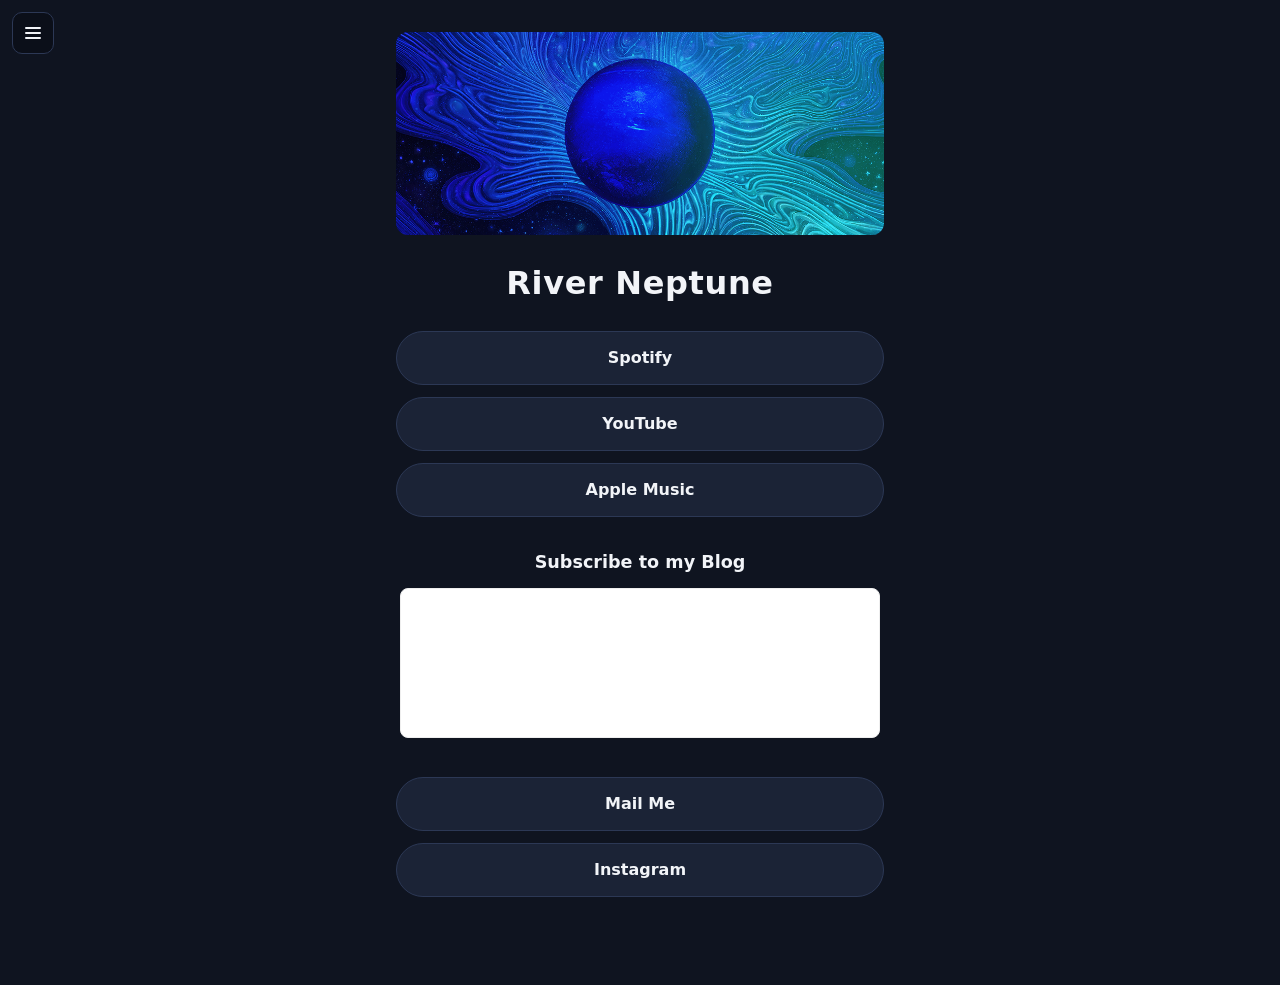
<file: index.html>
<!DOCTYPE html>
<html lang="en">
<head>
  <meta charset="utf-8">
  <meta name="viewport" content="width=device-width, initial-scale=1">
  <title>River Neptune</title>
  <meta name="description" content="River Neptune - music, blog, and contact links.">
  <link rel="icon" href="favicon.png">
  <link rel="stylesheet" href="style.css">
  <!-- Slide-out menu. Edit its buttons in sidebar.js -->
  <script src="sidebar.js" defer></script>
</head>
<body>
  <main class="page">
    <img class="cover" src="cover.png" alt="River Neptune cover art">

    <h1>River Neptune</h1>

    <nav class="links" aria-label="Music links">
      <a class="btn" href="https://open.spotify.com/track/4tcm7zCIaDCIfoSLMHgbEH?si=a62567fa31664b65" target="_blank" rel="noopener">Spotify</a>
      <a class="btn" href="https://youtu.be/m1nJ32lgxkE?si=WGwotI0irw2K-1o7" target="_blank" rel="noopener">YouTube</a>
      <a class="btn" href="https://music.apple.com/us/song/waiting-for-you/1867971245" target="_blank" rel="noopener">Apple Music</a>
    </nav>

    <section class="blog">
      <h2>Subscribe to my Blog</h2>
      <iframe src="https://riverneptune.substack.com/embed" width="480" height="150" style="border:1px solid #eee; background:white;" frameborder="0" scrolling="no" title="Subscribe on Substack"></iframe>
    </section>

    <nav class="links" aria-label="Contact">
      <a class="btn" href="mailto:contact@riverneptune.com">Mail Me</a>
      <a class="btn" href="https://www.instagram.com/riverneptune/" target="_blank" rel="noopener">Instagram</a>
    </nav>
  </main>
</body>
</html>
</file>
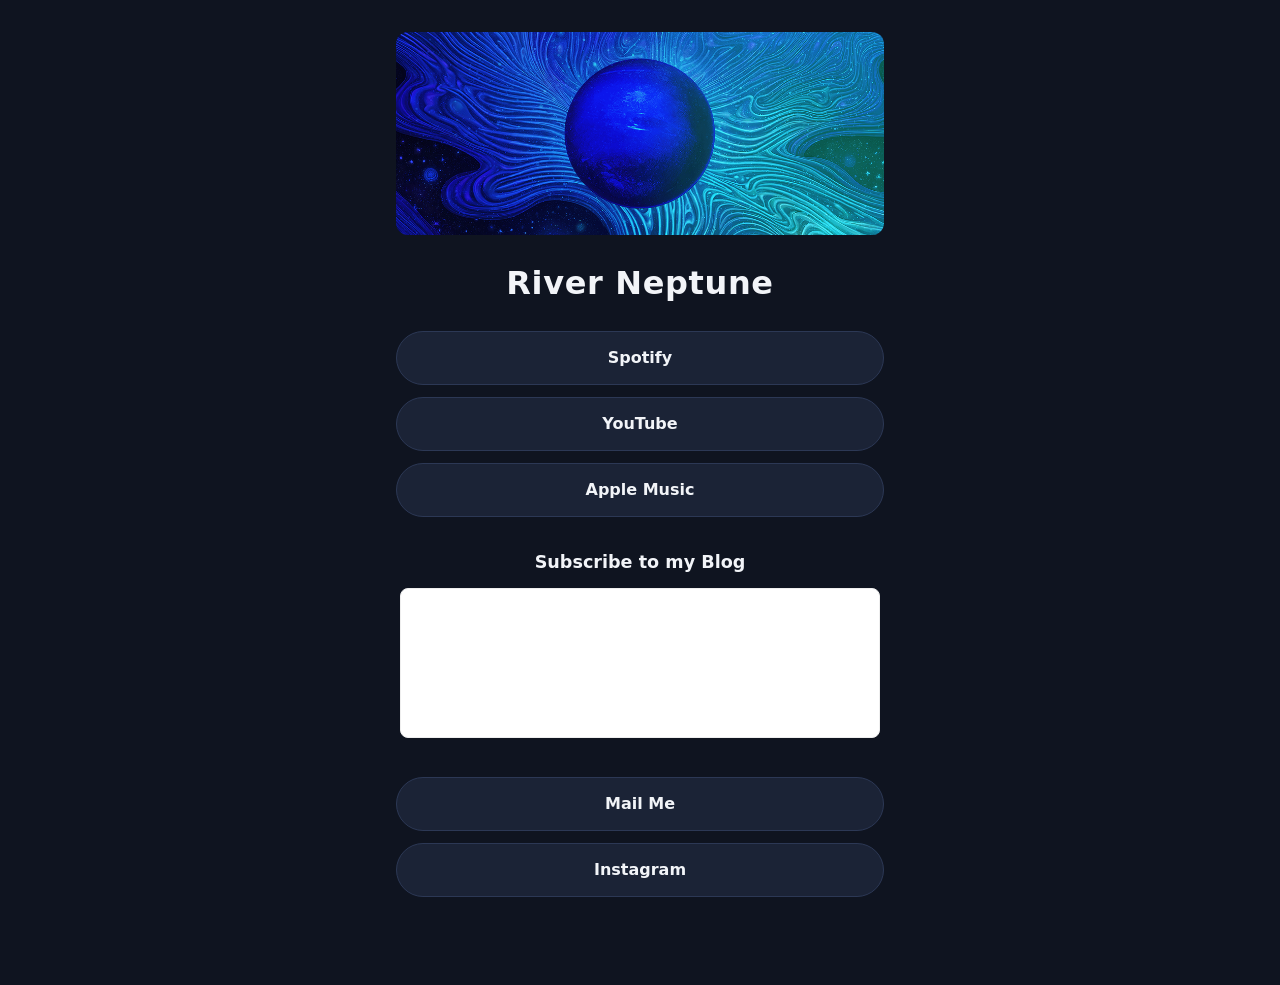
<file: Webpage/index.html>
<!DOCTYPE html>
<html lang="en">
<head>
  <meta charset="utf-8">
  <meta name="viewport" content="width=device-width, initial-scale=1">
  <title>River Neptune</title>
  <meta name="description" content="River Neptune - music, blog, and contact links.">
  <link rel="icon" href="https://riverneptune.com/wp-content/uploads/2023/10/cropped-site-icon-270x270.png">
  <link rel="stylesheet" href="style.css">
</head>
<body>
  <main class="page">
    <!-- Cover image. For best results, download this image and save it in this folder
         as cover.png, then change the src below to "cover.png". -->
    <img class="cover" src="cover.png" alt="River Neptune cover art">

    <h1>River Neptune</h1>

    <nav class="links" aria-label="Music links">
      <a class="btn" href="https://open.spotify.com/track/4tcm7zCIaDCIfoSLMHgbEH?si=a62567fa31664b65" target="_blank" rel="noopener">Spotify</a>
      <a class="btn" href="https://youtu.be/m1nJ32lgxkE?si=WGwotI0irw2K-1o7" target="_blank" rel="noopener">YouTube</a>
      <a class="btn" href="https://music.apple.com/us/song/waiting-for-you/1867971245" target="_blank" rel="noopener">Apple Music</a>
    </nav>

    <section class="blog">
      <h2>Subscribe to my Blog</h2>
      <iframe src="https://riverneptune.substack.com/embed" width="480" height="150" style="border:1px solid #eee; background:white;" frameborder="0" scrolling="no" title="Subscribe on Substack"></iframe>
    </section>

    <nav class="links" aria-label="Contact">
      <a class="btn" href="mailto:contact@riverneptune.com">Mail Me</a>
      <a class="btn" href="https://www.instagram.com/riverneptune/" target="_blank" rel="noopener">Instagram</a>
    </nav>
  </main>
</body>
</html>
</file>
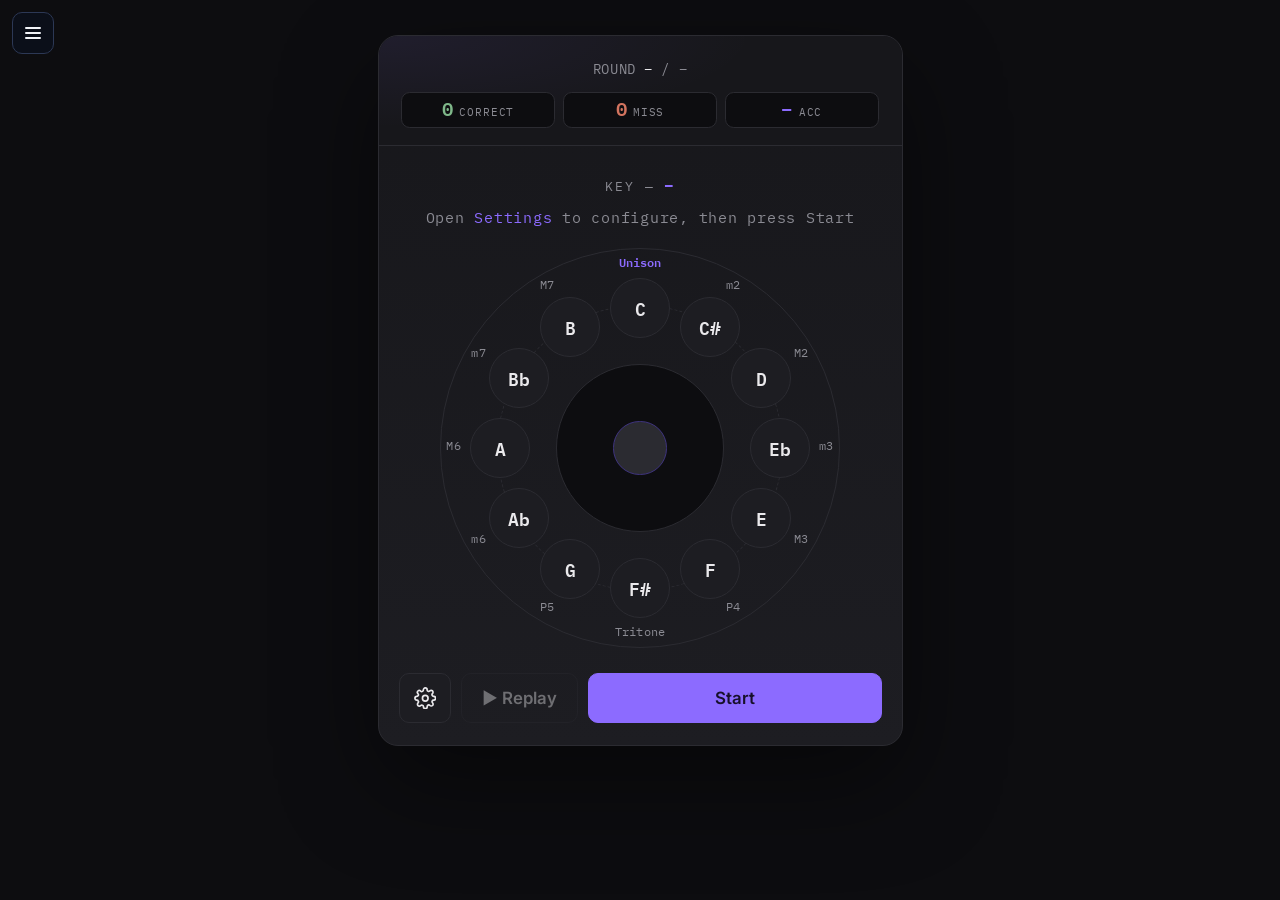
<file: trainer.html>
<!DOCTYPE html>
<html lang="en">
<head>
<meta charset="UTF-8">
<meta name="viewport" content="width=device-width, initial-scale=1.0, viewport-fit=cover">
<title>keytrainer — Relative Pitch Trainer</title>
<link rel="preconnect" href="https://fonts.googleapis.com">
<link href="https://fonts.googleapis.com/css2?family=Fraunces:opsz,wght@9..144,400;9..144,600;9..144,700&family=Inter:wght@400;500;600&family=IBM+Plex+Mono:wght@400;500;600&display=swap" rel="stylesheet">
<script src="sidebar.js" defer></script>
<style>
  :root{
    /* Scale unit: exactly 1px on phone-sized viewports, grows on larger screens
       (limited by whichever of width/height runs out first, capped at 2.6x). */
    --u: clamp(1px, min(100vw / 480, 100vh / 720), 2.6px);
    --bg: #0d0d10;
    --panel: #17171b;
    --panel-2: #1d1d22;
    --hairline: #2b2b31;
    --text: #eae9ec;
    --muted: #8b8b93;
    --accent: #8c6bff;
    --accent-dim: #3f3480;
    --correct: #7fb88a;
    --correct-glow: rgba(127,184,138,0.35);
    --wrong: #d3745f;
    --wrong-glow: rgba(211,116,95,0.35);
  }

  * { box-sizing: border-box; }

  html, body {
    margin: 0;
    padding: 0;
    background: var(--bg);
    color: var(--text);
    font-family: 'Inter', sans-serif;
  }

  @media (prefers-reduced-motion: reduce) {
    *, *::before, *::after { animation-duration: 0.001ms !important; transition-duration: 0.001ms !important; }
  }

  body {
    min-height: 100vh;
    display: flex;
    justify-content: center;
    align-items: flex-start;
    padding: clamp(calc(10 * var(--u)), 4vw, calc(28 * var(--u)));
  }

  .app {
    width: 100%;
    max-width: calc(420 * var(--u));
    background: linear-gradient(180deg, var(--panel), var(--panel-2));
    border: calc(1 * var(--u)) solid var(--hairline);
    border-radius: calc(16 * var(--u));
    overflow: hidden;
    box-shadow: 0 calc(30 * var(--u)) calc(80 * var(--u)) rgba(0,0,0,0.45);
  }

  /* ---------- Header / readout ---------- */
  .readout {
    padding: calc(16 * var(--u)) calc(18 * var(--u)) calc(14 * var(--u));
    border-bottom: calc(1 * var(--u)) solid var(--hairline);
    background:
      radial-gradient(120% 140% at 0% 0%, rgba(140,107,255,0.08), transparent 60%),
      var(--panel);
  }

  .icon-btn {
    flex: 0 0 auto;
    width: calc(32 * var(--u));
    height: calc(32 * var(--u));
    display: flex;
    align-items: center;
    justify-content: center;
    border-radius: calc(8 * var(--u));
    border: calc(1 * var(--u)) solid var(--hairline);
    background: var(--panel-2);
    color: var(--text);
    cursor: pointer;
    font-size: calc(16 * var(--u));
    line-height: 1;
    transition: border-color 0.15s ease, color 0.15s ease, transform 0.15s ease;
  }
  .icon-btn:hover { border-color: var(--accent-dim); color: var(--accent); }
  .icon-btn:focus-visible { outline: calc(2 * var(--u)) solid var(--accent); outline-offset: calc(2 * var(--u)); }
  .icon-btn svg { width: calc(17 * var(--u)); height: calc(17 * var(--u)); }

  .round-label {
    margin-top: 0;
    font-family: 'IBM Plex Mono', monospace;
    font-size: calc(11.5 * var(--u));
    color: var(--muted);
    letter-spacing: 0.04em;
    text-align: center;
  }
  .round-label b { color: var(--text); font-weight: 600; }

  /* Compact uniform stat row */
  .scoreboard {
    margin-top: calc(10 * var(--u));
    display: flex;
    gap: calc(6 * var(--u));
  }
  .stat {
    flex: 1;
    min-width: 0;
    display: flex;
    align-items: baseline;
    justify-content: center;
    gap: calc(5 * var(--u));
    background: var(--bg);
    border: calc(1 * var(--u)) solid var(--hairline);
    border-radius: calc(7 * var(--u));
    padding: calc(6 * var(--u)) calc(4 * var(--u));
    font-family: 'IBM Plex Mono', monospace;
  }
  .stat .n {
    font-size: calc(15 * var(--u));
    font-weight: 600;
    line-height: 1;
  }
  .stat .l {
    font-size: calc(8.5 * var(--u));
    text-transform: uppercase;
    letter-spacing: 0.08em;
    color: var(--muted);
    white-space: nowrap;
  }
  .stat.correct .n { color: var(--correct); }
  .stat.wrong .n { color: var(--wrong); }
  .stat.pct .n { color: var(--accent); }

  /* ---------- Stage ---------- */
  .stage {
    padding: calc(20 * var(--u)) calc(16 * var(--u)) calc(6 * var(--u));
    display: flex;
    flex-direction: column;
    align-items: center;
  }

  .key-badge {
    font-family: 'IBM Plex Mono', monospace;
    font-size: calc(10.5 * var(--u));
    letter-spacing: 0.14em;
    text-transform: uppercase;
    color: var(--muted);
    text-align: center;
    margin-bottom: calc(8 * var(--u));
  }
  .key-badge span {
    color: var(--accent);
    font-weight: 600;
    font-size: calc(13 * var(--u));
    letter-spacing: 0.02em;
    text-transform: none;
  }

  .prompt {
    font-family: 'IBM Plex Mono', monospace;
    font-size: calc(12 * var(--u));
    color: var(--muted);
    letter-spacing: 0.05em;
    text-align: center;
    min-height: calc(16 * var(--u));
    margin-bottom: calc(16 * var(--u));
    padding: 0 calc(6 * var(--u));
  }
  .prompt .hot { color: var(--accent); }

  .wheel-wrap {
    position: relative;
    width: min(78vw, 56vh, calc(320 * var(--u)));
    height: min(78vw, 56vh, calc(320 * var(--u)));
    margin: 0 auto;
    flex: 0 0 auto;
  }

  .wheel-ring {
    position: absolute;
    inset: 0;
    border-radius: 50%;
    border: calc(1 * var(--u)) solid var(--hairline);
  }
  .wheel-ring::before {
    content: '';
    position: absolute;
    inset: 14%;
    border-radius: 50%;
    border: calc(1 * var(--u)) dashed var(--hairline);
  }

  .wheel-center {
    position: absolute;
    top: 50%; left: 50%;
    transform: translate(-50%, -50%);
    width: 42%;
    height: 42%;
    border-radius: 50%;
    background: var(--bg);
    border: calc(1 * var(--u)) solid var(--hairline);
    display: flex;
    align-items: center;
    justify-content: center;
    text-align: center;
  }

  .pulse-dot {
    width: 32%;
    aspect-ratio: 1 / 1;
    border-radius: 50%;
    background: var(--hairline);
    border: calc(1 * var(--u)) solid var(--accent-dim);
    transition: background 0.15s ease, box-shadow 0.15s ease, transform 0.15s ease, border-color 0.15s ease;
  }
  .pulse-dot.active {
    background: var(--accent);
    border-color: var(--accent);
    box-shadow: 0 0 calc(16 * var(--u)) calc(4 * var(--u)) rgba(140,107,255,0.45);
    transform: scale(1.1);
  }

  .note-btn {
    position: absolute;
    width: 15%;
    aspect-ratio: 1 / 1;
    min-width: calc(34 * var(--u));
    min-height: calc(34 * var(--u));
    margin-left: -7.5%;
    margin-top: -7.5%;
    border-radius: 50%;
    border: calc(1 * var(--u)) solid var(--hairline);
    background: var(--panel-2);
    color: var(--text);
    font-family: 'IBM Plex Mono', monospace;
    font-size: clamp(calc(10 * var(--u)), 3.2vw, calc(14 * var(--u)));
    font-weight: 600;
    cursor: pointer;
    display: flex;
    align-items: center;
    justify-content: center;
    padding: 0;
    transition: transform 0.12s ease, background 0.18s ease, border-color 0.18s ease, box-shadow 0.18s ease, color 0.18s ease, left 0.35s ease, top 0.35s ease;
  }
  .note-btn:hover:not(:disabled) {
    transform: scale(1.08);
    border-color: var(--accent-dim);
  }
  .note-btn:focus-visible {
    outline: calc(2 * var(--u)) solid var(--accent);
    outline-offset: calc(2 * var(--u));
  }
  .note-btn:disabled { cursor: default; }

  .note-btn.correct {
    background: var(--correct);
    border-color: var(--correct);
    color: #10241a;
    box-shadow: 0 0 0 calc(6 * var(--u)) var(--correct-glow);
    transform: scale(1.12);
  }
  .note-btn.wrong {
    background: var(--wrong);
    border-color: var(--wrong);
    color: #2b0f0a;
    box-shadow: 0 0 0 calc(6 * var(--u)) var(--wrong-glow);
  }
  .note-btn.wrong.shake { animation: shake 0.32s ease; }

  @keyframes shake {
    0%, 100% { transform: translateX(0); }
    25% { transform: translateX(calc(-4 * var(--u))); }
    75% { transform: translateX(calc(4 * var(--u))); }
  }

  .interval-label {
    position: absolute;
    width: 13%;
    min-width: calc(30 * var(--u));
    margin-left: -6.5%;
    margin-top: calc(-8 * var(--u));
    text-align: center;
    font-family: 'IBM Plex Mono', monospace;
    font-size: clamp(calc(7.5 * var(--u)), 2.1vw, calc(9.5 * var(--u)));
    letter-spacing: 0.01em;
    color: var(--muted);
    pointer-events: none;
    transition: color 0.15s ease, left 0.35s ease, top 0.35s ease;
  }
  .interval-label.is-tonic {
    color: var(--accent);
    font-weight: 600;
  }

  .scale-display {
    font-family: 'IBM Plex Mono', monospace;
    text-align: center;
    margin-top: calc(14 * var(--u));
    width: 100%;
  }
  .scale-display .lbl {
    display: block;
    font-size: calc(9.5 * var(--u));
    letter-spacing: 0.14em;
    color: var(--muted);
    margin-bottom: calc(7 * var(--u));
    text-transform: none;
  }
  .scale-grid {
    display: flex;
    justify-content: center;
    flex-wrap: wrap;
    gap: calc(10 * var(--u)) calc(12 * var(--u));
  }
  .scale-col {
    display: flex;
    flex-direction: column;
    align-items: center;
    gap: calc(2 * var(--u));
  }
  .scale-col .note {
    font-size: calc(13.5 * var(--u));
    color: var(--accent);
    font-weight: 600;
    letter-spacing: 0.02em;
  }
  .scale-col .interval {
    font-size: calc(8.5 * var(--u));
    color: var(--muted);
    letter-spacing: 0.01em;
  }

  /* ---------- Primary actions (always visible, at the bottom) ---------- */
  .primary-actions {
    display: flex;
    gap: calc(8 * var(--u));
    padding: calc(14 * var(--u)) calc(16 * var(--u)) calc(18 * var(--u));
  }

  button.btn {
    font-family: 'Inter', sans-serif;
    font-weight: 600;
    font-size: calc(13.5 * var(--u));
    border-radius: calc(8 * var(--u));
    padding: calc(11 * var(--u)) calc(16 * var(--u));
    border: calc(1 * var(--u)) solid var(--hairline);
    background: var(--panel-2);
    color: var(--text);
    cursor: pointer;
    transition: background 0.15s ease, border-color 0.15s ease, opacity 0.15s ease;
  }
  button.btn:hover:not(:disabled) { border-color: var(--accent-dim); }
  button.btn:disabled { opacity: 0.4; cursor: default; }
  button.btn:focus-visible { outline: calc(2 * var(--u)) solid var(--accent); outline-offset: calc(2 * var(--u)); }

  button.btn.primary {
    background: var(--accent);
    border-color: var(--accent);
    color: #17102b;
  }
  button.btn.primary:hover:not(:disabled) { filter: brightness(1.06); }

  #settingsBtn { flex: 0 0 auto; display: flex; align-items: center; justify-content: center; padding: 0; width: calc(42 * var(--u)); }
  #settingsBtn svg { width: calc(18 * var(--u)); height: calc(18 * var(--u)); }
  #replayBtn { flex: 0 0 auto; display: flex; align-items: center; gap: calc(6 * var(--u)); }
  #startBtn { flex: 1; }

  /* ---------- Settings modal ---------- */
  .modal-backdrop {
    position: fixed;
    inset: 0;
    background: rgba(8,9,12,0.6);
    display: flex;
    align-items: center;
    justify-content: center;
    padding: calc(18 * var(--u));
    z-index: 50;
  }
  .modal-backdrop.hidden { display: none !important; }

  .modal-panel {
    width: 100%;
    max-width: calc(380 * var(--u));
    max-height: 88vh;
    display: flex;
    flex-direction: column;
    background: linear-gradient(180deg, var(--panel), var(--panel-2));
    border: calc(1 * var(--u)) solid var(--hairline);
    border-radius: calc(14 * var(--u));
    box-shadow: 0 calc(30 * var(--u)) calc(80 * var(--u)) rgba(0,0,0,0.5);
  }

  .modal-header {
    flex: 0 0 auto;
    display: flex;
    align-items: center;
    justify-content: space-between;
    padding: calc(16 * var(--u)) calc(18 * var(--u));
    border-bottom: calc(1 * var(--u)) solid var(--hairline);
  }
  .modal-header h3 {
    margin: 0;
    font-family: 'Fraunces', serif;
    font-size: calc(17 * var(--u));
    font-weight: 600;
  }

  .modal-body {
    flex: 1 1 auto;
    overflow-y: auto;
    padding: calc(16 * var(--u)) calc(18 * var(--u));
    display: flex;
    flex-direction: column;
    gap: calc(16 * var(--u));
  }

  .setting-row {
    display: flex;
    align-items: center;
    justify-content: space-between;
    gap: calc(12 * var(--u));
  }
  .setting-row > label,
  .setting-row > span {
    font-family: 'IBM Plex Mono', monospace;
    font-size: calc(12 * var(--u));
    color: var(--muted);
    text-transform: uppercase;
    letter-spacing: 0.06em;
  }

  .setting-row select,
  .setting-row input[type="number"] {
    background: var(--bg);
    border: calc(1 * var(--u)) solid var(--hairline);
    border-radius: calc(6 * var(--u));
    color: var(--text);
    font-family: 'IBM Plex Mono', monospace;
    font-size: calc(13 * var(--u));
    padding: calc(7 * var(--u)) calc(10 * var(--u));
  }
  .setting-row input[type="number"] { width: calc(64 * var(--u)); text-align: center; }
  .setting-row select { min-width: calc(118 * var(--u)); }
  .setting-row select:focus-visible,
  .setting-row input:focus-visible { outline: calc(2 * var(--u)) solid var(--accent); outline-offset: calc(1 * var(--u)); }

  .slider-wrap {
    display: flex;
    align-items: center;
    gap: calc(8 * var(--u));
  }
  .slider-wrap input[type="range"] {
    width: calc(110 * var(--u));
    accent-color: var(--accent);
    cursor: pointer;
  }
  .slider-wrap .val {
    color: var(--text);
    font-size: calc(12 * var(--u));
    min-width: calc(38 * var(--u));
    text-align: right;
    font-family: 'IBM Plex Mono', monospace;
  }

  .toggle-row { cursor: pointer; }
  .toggle-row input[type="checkbox"] {
    appearance: none;
    -webkit-appearance: none;
    width: calc(38 * var(--u));
    height: calc(21 * var(--u));
    border-radius: calc(999 * var(--u));
    background: var(--bg);
    border: calc(1 * var(--u)) solid var(--hairline);
    position: relative;
    cursor: pointer;
    flex: 0 0 auto;
    transition: background 0.15s ease, border-color 0.15s ease;
  }
  .toggle-row input[type="checkbox"]::before {
    content: '';
    position: absolute;
    top: calc(2 * var(--u));
    left: calc(2 * var(--u));
    width: calc(15 * var(--u));
    height: calc(15 * var(--u));
    border-radius: 50%;
    background: var(--muted);
    transition: transform 0.15s ease, background 0.15s ease;
  }
  .toggle-row input[type="checkbox"]:checked {
    background: var(--accent-dim);
    border-color: var(--accent);
  }
  .toggle-row input[type="checkbox"]:checked::before {
    transform: translateX(calc(17 * var(--u)));
    background: var(--accent);
  }

  .modal-footer {
    flex: 0 0 auto;
    padding: calc(14 * var(--u)) calc(18 * var(--u)) calc(calc(14 * var(--u)) + env(safe-area-inset-bottom, calc(0 * var(--u))));
    border-top: calc(1 * var(--u)) solid var(--hairline);
  }
  .modal-footer .btn { width: 100%; }

  /* ---------- Summary overlay ---------- */
  .summary {
    padding: calc(34 * var(--u)) calc(24 * var(--u));
    text-align: center;
  }
  .summary .eyebrow {
    font-family: 'IBM Plex Mono', monospace;
    font-size: calc(11 * var(--u));
    letter-spacing: 0.16em;
    text-transform: uppercase;
    color: var(--accent);
    margin-bottom: calc(10 * var(--u));
  }
  .summary h2 {
    font-family: 'Fraunces', serif;
    font-size: calc(26 * var(--u));
    margin: 0 0 calc(18 * var(--u));
  }
  .summary .big-stats {
    display: flex;
    justify-content: center;
    gap: calc(20 * var(--u));
    margin-bottom: calc(24 * var(--u));
  }
  .summary .big-stats div .num {
    font-family: 'IBM Plex Mono', monospace;
    font-size: calc(28 * var(--u));
    font-weight: 600;
  }
  .summary .big-stats div .lbl {
    font-size: calc(10.5 * var(--u));
    text-transform: uppercase;
    letter-spacing: 0.1em;
    color: var(--muted);
    margin-top: calc(4 * var(--u));
  }
  .summary .big-stats .correct .num { color: var(--correct); }
  .summary .big-stats .wrong .num { color: var(--wrong); }
  .summary .big-stats .pct .num { color: var(--accent); }

  .hidden { display: none !important; }
</style>
</head>
<body>

<div class="app">
  <div class="readout">
    <div class="round-label">ROUND <b id="roundNow">–</b> / <span id="roundTotal">–</span></div>
    <div class="scoreboard">
      <div class="stat correct"><span class="n" id="correctCount">0</span><span class="l">Correct</span></div>
      <div class="stat wrong"><span class="n" id="wrongCount">0</span><span class="l">Miss</span></div>
      <div class="stat pct"><span class="n" id="pctCount">–</span><span class="l">Acc</span></div>
    </div>
  </div>

  <div id="gameView">
    <div class="stage">
      <div class="key-badge" id="keyBadge">KEY — <span>–</span></div>
      <div class="prompt" id="promptText">Open <span class="hot">Settings</span> to configure, then press Start</div>
      <div class="wheel-wrap" id="wheel">
        <div class="wheel-ring"></div>
        <div class="wheel-center">
          <div class="pulse-dot" id="pulseIcon"></div>
        </div>
        <!-- note buttons + interval ring injected here -->
      </div>
      <div class="scale-display hidden" id="scaleDisplay">
        <span class="lbl" id="scaleLabel">Key signature</span>
        <div class="scale-grid" id="scaleGrid"></div>
      </div>
    </div>

    <div class="primary-actions">
      <button class="btn" id="settingsBtn" type="button" aria-label="Open settings">
        <svg viewBox="0 0 24 24" fill="none" stroke="currentColor" stroke-width="1.8" stroke-linecap="round" stroke-linejoin="round">
          <circle cx="12" cy="12" r="3"></circle>
          <path d="M19.4 15a1.65 1.65 0 0 0 .33 1.82l.06.06a2 2 0 1 1-2.83 2.83l-.06-.06a1.65 1.65 0 0 0-1.82-.33 1.65 1.65 0 0 0-1 1.51V21a2 2 0 0 1-4 0v-.09A1.65 1.65 0 0 0 9 19.4a1.65 1.65 0 0 0-1.82.33l-.06.06a2 2 0 1 1-2.83-2.83l.06-.06A1.65 1.65 0 0 0 4.6 15a1.65 1.65 0 0 0-1.51-1H3a2 2 0 0 1 0-4h.09A1.65 1.65 0 0 0 4.6 9a1.65 1.65 0 0 0-.33-1.82l-.06-.06a2 2 0 1 1 2.83-2.83l.06.06A1.65 1.65 0 0 0 9 4.6a1.65 1.65 0 0 0 1-1.51V3a2 2 0 0 1 4 0v.09a1.65 1.65 0 0 0 1 1.51 1.65 1.65 0 0 0 1.82-.33l.06-.06a2 2 0 1 1 2.83 2.83l-.06.06A1.65 1.65 0 0 0 19.4 9a1.65 1.65 0 0 0 1.51 1H21a2 2 0 0 1 0 4h-.09a1.65 1.65 0 0 0-1.51 1z"></path>
        </svg>
      </button>
      <button class="btn" id="replayBtn" disabled>&#9658; Replay</button>
      <button class="btn primary" id="startBtn">Start</button>
    </div>
  </div>

  <div id="summaryView" class="summary hidden">
    <div class="eyebrow">Session complete</div>
    <h2>Nice ears.</h2>
    <div class="big-stats">
      <div class="correct"><div class="num" id="sumCorrect">0</div><div class="lbl">Correct</div></div>
      <div class="wrong"><div class="num" id="sumWrong">0</div><div class="lbl">Misses</div></div>
      <div class="pct"><div class="num" id="sumPct">0%</div><div class="lbl">Accuracy</div></div>
    </div>
    <button class="btn primary" id="againBtn">Play again</button>
  </div>
</div>

<div class="modal-backdrop hidden" id="settingsBackdrop">
  <div class="modal-panel" role="dialog" aria-modal="true" aria-label="Settings">
    <div class="modal-header">
      <h3>Settings</h3>
      <button class="icon-btn" id="closeSettingsBtn" type="button" aria-label="Close settings">&times;</button>
    </div>
    <div class="modal-body">
      <div class="setting-row">
        <label for="modeSelect">Mode</label>
        <select id="modeSelect">
          <option value="interval" selected>Interval</option>
          <option value="scaleWalk">Scale Walk</option>
        </select>
      </div>
      <div class="setting-row">
        <label for="roundsInput">Rounds</label>
        <input type="number" id="roundsInput" min="1" max="50" value="20">
      </div>
      <div class="setting-row">
        <label for="keyModeSelect">Key</label>
        <select id="keyModeSelect"></select>
      </div>
      <div class="setting-row">
        <label for="octaveSelect">Octave</label>
        <select id="octaveSelect">
          <option value="random" selected>Random</option>
          <option value="2">2</option>
          <option value="3">3</option>
          <option value="4">4</option>
          <option value="5">5</option>
        </select>
      </div>
      <div class="setting-row">
        <label for="volumeInput">Volume</label>
        <div class="slider-wrap">
          <input type="range" id="volumeInput" min="20" max="150" step="5" value="100">
          <span class="val" id="volumeVal">100%</span>
        </div>
      </div>
      <div class="setting-row">
        <label for="durationInput">Hold time</label>
        <div class="slider-wrap">
          <input type="range" id="durationInput" min="200" max="1500" step="50" value="1000">
          <span class="val" id="durationVal">1.00s</span>
        </div>
      </div>
      <label class="setting-row toggle-row">
        <span>Show scale</span>
        <input type="checkbox" id="showScaleToggle">
      </label>
      <label class="setting-row toggle-row">
        <span>Circle of fifths</span>
        <input type="checkbox" id="fifthsToggle">
      </label>
      <label class="setting-row toggle-row hidden" id="chromaticRow">
        <span>Chromatic descent</span>
        <input type="checkbox" id="chromaticToggle">
      </label>
    </div>
    <div class="modal-footer">
      <button class="btn primary" id="doneSettingsBtn" type="button">Done</button>
    </div>
  </div>
</div>

<script>
(function(){
  const NOTE_NAMES = ["C","C#","D","Eb","E","F","F#","G","Ab","A","Bb","B"];

  // ---------- DOM ----------
  const wheel = document.getElementById('wheel');
  const modeSelect = document.getElementById('modeSelect');
  const chromaticRow = document.getElementById('chromaticRow');
  const chromaticToggle = document.getElementById('chromaticToggle');
  const roundsInput = document.getElementById('roundsInput');
  const keyModeSelect = document.getElementById('keyModeSelect');
  const octaveSelect = document.getElementById('octaveSelect');
  const keyBadge = document.getElementById('keyBadge');
  const volumeInput = document.getElementById('volumeInput');
  const volumeVal = document.getElementById('volumeVal');
  const durationInput = document.getElementById('durationInput');
  const durationVal = document.getElementById('durationVal');
  const showScaleToggle = document.getElementById('showScaleToggle');
  const fifthsToggle = document.getElementById('fifthsToggle');
  const scaleDisplay = document.getElementById('scaleDisplay');
  const scaleLabel = document.getElementById('scaleLabel');
  const scaleGrid = document.getElementById('scaleGrid');
  const startBtn = document.getElementById('startBtn');
  const replayBtn = document.getElementById('replayBtn');
  const roundNowEl = document.getElementById('roundNow');
  const roundTotalEl = document.getElementById('roundTotal');
  const correctCountEl = document.getElementById('correctCount');
  const wrongCountEl = document.getElementById('wrongCount');
  const pctCountEl = document.getElementById('pctCount');
  const promptText = document.getElementById('promptText');
  const pulseIcon = document.getElementById('pulseIcon');
  const gameView = document.getElementById('gameView');
  const summaryView = document.getElementById('summaryView');
  const sumCorrect = document.getElementById('sumCorrect');
  const sumWrong = document.getElementById('sumWrong');
  const sumPct = document.getElementById('sumPct');
  const againBtn = document.getElementById('againBtn');
  const settingsBtn = document.getElementById('settingsBtn');
  const closeSettingsBtn = document.getElementById('closeSettingsBtn');
  const doneSettingsBtn = document.getElementById('doneSettingsBtn');
  const settingsBackdrop = document.getElementById('settingsBackdrop');

  // ---------- Settings modal ----------
  function openSettings(){
    settingsBackdrop.classList.remove('hidden');
  }
  function closeSettings(){
    settingsBackdrop.classList.add('hidden');
  }
  settingsBtn.addEventListener('click', openSettings);
  closeSettingsBtn.addEventListener('click', closeSettings);
  doneSettingsBtn.addEventListener('click', closeSettings);
  settingsBackdrop.addEventListener('click', (e) => {
    if (e.target === settingsBackdrop) closeSettings();
  });
  document.addEventListener('keydown', (e) => {
    if (e.key === 'Escape' && !settingsBackdrop.classList.contains('hidden')) closeSettings();
  });

  // Chromatic descent only makes sense in Scale Walk mode, so it's tucked
  // away unless that mode is selected.
  function syncModeVisibility(){
    chromaticRow.classList.toggle('hidden', modeSelect.value !== 'scaleWalk');
  }
  modeSelect.addEventListener('change', syncModeVisibility);
  syncModeVisibility();

  // ---------- Audio ----------
  let audioCtx = null;
  let activeNodes = [];
  function ensureAudio(){
    if (!audioCtx) audioCtx = new (window.AudioContext || window.webkitAudioContext)();
    if (audioCtx.state === 'suspended') audioCtx.resume();
    return audioCtx;
  }

  // iOS Safari (and some in-app/embedded browsers) require a real sound to be
  // played synchronously on the very first touch before ANY audio will work
  // later — just creating/resuming the context isn't always enough. This
  // plays a near-silent 1-sample buffer on the first touch/click anywhere on
  // the page to fully unlock the audio pipeline as early as possible.
  let audioUnlocked = false;
  function unlockAudioForMobile(){
    if (audioUnlocked) return;
    audioUnlocked = true;
    const ctx = ensureAudio();
    try {
      const buffer = ctx.createBuffer(1, 1, 22050);
      const src = ctx.createBufferSource();
      src.buffer = buffer;
      src.connect(ctx.destination);
      if (src.start) src.start(0); else src.noteOn(0);
    } catch (e) { /* no-op — best effort unlock */ }
  }
  ['touchstart', 'touchend', 'mousedown', 'click'].forEach(evt => {
    document.addEventListener(evt, unlockAudioForMobile, { once: true, passive: true });
  });

  // Immediately silences any tones still ringing out, so a new sequence
  // (e.g. Replay, or a fresh round) never overlaps with the previous one.
  function stopAllTones(){
    if (!audioCtx) return;
    const now = audioCtx.currentTime;
    activeNodes.forEach(({ osc, osc2, gain, gain2 }) => {
      try {
        gain.gain.cancelScheduledValues(now);
        gain.gain.setValueAtTime(0, now);
        gain2.gain.cancelScheduledValues(now);
        gain2.gain.setValueAtTime(0, now);
        osc.stop(now);
        osc2.stop(now);
      } catch (e) { /* already stopped */ }
    });
    activeNodes = [];
  }

  function freqFor(noteIndex, octave){
    // A4 = 440Hz, A is index 9 in our NOTE_NAMES array
    const semitoneFromA4 = (noteIndex - 9) + (octave - 4) * 12;
    return 440 * Math.pow(2, semitoneFromA4 / 12);
  }

  function getVolumeFactor(){
    return parseInt(volumeInput.value, 10) / 100;
  }

  function getHoldDuration(){
    return parseInt(durationInput.value, 10) / 1000;
  }

  // Small speakers (phones especially) reproduce bass poorly and treble
  // strongly, and human hearing itself is naturally less sensitive to low
  // frequencies. Without compensation, low notes sound faint and high notes
  // sound blaring once you turn the volume up enough to hear the bass.
  // This boosts gain for notes below A4 (440Hz) and gently cuts it above,
  // scaled per octave so the whole range sounds closer to equally loud.
  function loudnessCompensation(freq){
    const octavesFromA4 = Math.log2(freq / 440);
    const dbPerOctave = octavesFromA4 < 0 ? 5.5 : 3.5; // boost bass more than we cut treble
    const db = -octavesFromA4 * dbPerOctave;
    const mult = Math.pow(10, db / 20);
    return Math.max(0.6, Math.min(mult, 2.4));
  }

  function playFrequency(freq, duration = 0.62, delay = 0){
    const ctx = ensureAudio();
    const startAt = ctx.currentTime + delay;
    const vol = getVolumeFactor();
    const comp = loudnessCompensation(freq);

    const osc = ctx.createOscillator();
    osc.type = 'triangle';
    osc.frequency.setValueAtTime(freq, startAt);

    const osc2 = ctx.createOscillator();
    osc2.type = 'sine';
    osc2.frequency.setValueAtTime(freq * 2, startAt);

    // Hard-clamped after compensation so boosted bass notes can never exceed
    // safe headroom and clip, regardless of the volume slider setting.
    const peak1 = Math.min(0.52 * vol * comp, 0.95);
    const peak2 = Math.min(0.11 * vol * comp, 0.22);

    const gain = ctx.createGain();
    const gain2 = ctx.createGain();
    gain.gain.setValueAtTime(0, startAt);
    gain.gain.linearRampToValueAtTime(peak1, startAt + 0.02);
    gain.gain.exponentialRampToValueAtTime(0.0001, startAt + duration);

    gain2.gain.setValueAtTime(0, startAt);
    gain2.gain.linearRampToValueAtTime(peak2, startAt + 0.02);
    gain2.gain.exponentialRampToValueAtTime(0.0001, startAt + duration);

    osc.connect(gain).connect(ctx.destination);
    osc2.connect(gain2).connect(ctx.destination);

    const node = { osc, osc2, gain, gain2 };
    activeNodes.push(node);
    osc.onended = () => {
      activeNodes = activeNodes.filter(n => n !== node);
    };

    osc.start(startAt);
    osc2.start(startAt);
    osc.stop(startAt + duration + 0.05);
    osc2.stop(startAt + duration + 0.05);

    animatePulse(delay * 1000, duration * 1000);

    return duration;
  }

  // Plays an absolute note+octave (used for the tonic, which anchors the round).
  function playTone(noteIndex, octave = 4, duration = 0.62, delay = 0){
    return playFrequency(freqFor(noteIndex, octave), duration, delay);
  }

  // Plays a note as an ascending offset from the given tonic, so it can never
  // sound lower in pitch than the tonic it's being compared against — this is
  // what keeps the interval labels (m2, P5, etc.) accurate to what's heard.
  function relativeFreq(noteIndex, tonicIdx, tonicOct){
    const offset = (noteIndex - tonicIdx + 12) % 12;
    return freqFor(tonicIdx, tonicOct) * Math.pow(2, offset / 12);
  }
  function playRelative(noteIndex, tonicIdx, tonicOct, duration = 0.62, delay = 0){
    return playFrequency(relativeFreq(noteIndex, tonicIdx, tonicOct), duration, delay);
  }

  // Plays the full round sequence for the current tonicIndex/targetIndex/
  // tonicOctave: tonic, then target, then — in Scale Walk mode — the
  // descending walk back down to the tonic (diatonic or chromatic per the
  // Chromatic descent toggle). Used for the initial "listen" phase, the
  // Replay button, and (in Scale Walk mode) the correct-answer confirmation.
  // Returns the total duration in seconds, for scheduling what comes next.
  function playRoundSequence(startDelay){
    const holdDur = getHoldDuration();
    const gapSec = 0.22;
    const sequence = [tonicIndex, targetIndex];
    if (gameMode === 'scaleWalk') {
      const offset = (targetIndex - tonicIndex + 12) % 12;
      const chromatic = chromaticToggle.checked;
      ladderOffsets(offset, chromatic).forEach(o => sequence.push((tonicIndex + o) % 12));
    }
    let t = startDelay || 0;
    sequence.forEach((noteIdx, i) => {
      const dur = playRelative(noteIdx, tonicIndex, tonicOctave, holdDur, t);
      t += dur;
      if (i < sequence.length - 1) t += gapSec;
    });
    return t - (startDelay || 0);
  }

  function animatePulse(delayMs, durationMs){
    setTimeout(() => {
      pulseIcon.classList.add('active');
      setTimeout(() => pulseIcon.classList.remove('active'), durationMs);
    }, delayMs);
  }

  // ---------- Note wheel (12 positions, clock-style) ----------
  const INTERVAL_NAMES = ["Unison","m2","M2","m3","M3","P4","Tritone","P5","m6","M6","m7","M7"];
  const MAJOR_STEPS = [0, 2, 4, 5, 7, 9, 11];

  // For Scale Walk mode: given the target's semitone offset above the tonic,
  // returns the ordered list of offsets to walk back down to the tonic.
  // Chromatic: every semitone from the offset down to 0.
  // Diatonic (default): only the major-scale degrees at or below the offset,
  // descending — this always lands on the offset itself (so the target note
  // is re-sounded as the top of the walk) and ends on the tonic (0).
  function ladderOffsets(offset, chromatic){
    if (offset <= 0) return [0];
    if (chromatic) {
      const arr = [];
      for (let i = offset; i >= 0; i--) arr.push(i);
      return arr;
    }
    const stepsBelow = MAJOR_STEPS.filter(s => s < offset).sort((a, b) => b - a);
    const result = [offset, ...stepsBelow];
    if (result[result.length - 1] !== 0) result.push(0);
    return result;
  }
  const CHROMATIC_ORDER = [0,1,2,3,4,5,6,7,8,9,10,11];
  const FIFTHS_ORDER = [0,7,2,9,4,11,6,1,8,3,10,5]; // C G D A E B F# C# Ab Eb Bb F
  let displayOrder = CHROMATIC_ORDER.slice(); // chromatic layout is the default

  const buttons = [];
  const intervalLabels = [];

  function buildWheel(){
    NOTE_NAMES.forEach((name, i) => {
      const btn = document.createElement('button');
      btn.className = 'note-btn';
      btn.type = 'button';
      btn.textContent = name;
      btn.setAttribute('aria-label', 'Note ' + name);
      btn.disabled = true;
      btn.addEventListener('click', () => handleGuess(i, btn));
      wheel.appendChild(btn);
      buttons.push(btn);
    });
  }
  buildWheel();

  function buildIntervalRing(){
    NOTE_NAMES.forEach(() => {
      const lbl = document.createElement('div');
      lbl.className = 'interval-label';
      lbl.textContent = '–';
      wheel.appendChild(lbl);
      intervalLabels.push(lbl);
    });
  }
  buildIntervalRing();

  function layoutWheel(){
    const size = wheel.getBoundingClientRect().width || 320;
    const noteRadius = size * 0.5 - size * 0.15;
    const ringRadius = size * 0.5 - size * 0.034; // ~11px at the 320px base size
    const cx = size / 2;
    const cy = size / 2;

    buttons.forEach((btn, i) => {
      const slot = displayOrder.indexOf(i);
      const angle = (slot * 30 - 90) * (Math.PI / 180); // C at top, clockwise
      btn.style.left = (cx + noteRadius * Math.cos(angle)) + 'px';
      btn.style.top = (cy + noteRadius * Math.sin(angle)) + 'px';
    });

    intervalLabels.forEach((lbl, i) => {
      const slot = displayOrder.indexOf(i);
      const angle = (slot * 30 - 90) * (Math.PI / 180);
      lbl.style.left = (cx + ringRadius * Math.cos(angle)) + 'px';
      lbl.style.top = (cy + ringRadius * Math.sin(angle)) + 'px';
    });
  }
  layoutWheel();

  function updateIntervalRing(tonicIdx){
    intervalLabels.forEach((lbl, i) => {
      const dist = (i - tonicIdx + 12) % 12;
      lbl.textContent = INTERVAL_NAMES[dist];
      lbl.classList.toggle('is-tonic', dist === 0);
    });
  }

  function updateScaleDisplay(tonicIdx){
    scaleLabel.textContent = NOTE_NAMES[tonicIdx] + ' Major';
    scaleGrid.innerHTML = '';
    MAJOR_STEPS.forEach(step => {
      const noteName = NOTE_NAMES[(tonicIdx + step) % 12];
      const col = document.createElement('div');
      col.className = 'scale-col';
      col.innerHTML =
        '<span class="note">' + noteName + '</span>' +
        '<span class="interval">' + INTERVAL_NAMES[step] + '</span>';
      scaleGrid.appendChild(col);
    });
  }

  function buildKeyModeOptions(){
    const randomOpt = document.createElement('option');
    randomOpt.value = 'random';
    randomOpt.textContent = 'Random';
    keyModeSelect.appendChild(randomOpt);

    NOTE_NAMES.forEach((name, i) => {
      const opt = document.createElement('option');
      opt.value = String(i);
      opt.textContent = name;
      keyModeSelect.appendChild(opt);
    });
  }
  buildKeyModeOptions();

  window.addEventListener('resize', layoutWheel);

  // The plain 'resize' event doesn't reliably fire when a mobile browser is
  // minimized and reopened (the viewport can change size/chrome without a
  // resize event, or fire it before layout has settled). A ResizeObserver on
  // the wheel itself catches any actual size change directly, and re-running
  // layout on visibility/orientation changes covers the rest.
  if (window.ResizeObserver) {
    const wheelResizeObserver = new ResizeObserver(() => layoutWheel());
    wheelResizeObserver.observe(wheel);
  }
  document.addEventListener('visibilitychange', () => {
    if (!document.hidden) layoutWheel();
  });
  window.addEventListener('orientationchange', () => {
    setTimeout(layoutWheel, 50);
  });
  window.addEventListener('pageshow', layoutWheel);

  // ---------- Game state ----------
  let totalRounds = 20;
  let currentRound = 0;
  let correct = 0;
  let wrong = 0;
  let tonicIndex = 0;
  let targetIndex = 0;
  let tonicOctave = 4;
  let awaitingAnswer = false;
  let sessionActive = false;
  let keyMode = 'random'; // 'random' or a fixed note index (0-11)
  let gameMode = 'interval'; // 'interval' or 'scaleWalk' — read at Start/Restart, like keyMode
  let activeGen = 0; // bumped every time Start/Restart is pressed, invalidates stale timeouts

  // Picks the semitone offset (above the tonic) for the round's target note.
  // Interval mode: any of the 12 offsets, unrestricted (unison included).
  // Scale Walk mode: restricted to offsets that make for a sensible walk —
  // diatonic mode only offers major-scale degrees (excluding unison, since
  // there'd be nothing to walk down), chromatic mode offers any non-zero
  // semitone offset.
  function pickTargetOffset(){
    if (gameMode === 'scaleWalk') {
      if (chromaticToggle.checked) {
        return 1 + Math.floor(Math.random() * 11); // 1-11
      }
      const opts = MAJOR_STEPS.filter(s => s !== 0);
      return opts[Math.floor(Math.random() * opts.length)];
    }
    return randNote(); // 0-11, unrestricted
  }

  function updateScoreboard(){
    correctCountEl.textContent = correct;
    wrongCountEl.textContent = wrong;
    const attempts = correct + wrong;
    pctCountEl.textContent = attempts === 0 ? '–' : Math.round((correct / attempts) * 100) + '%';
    roundNowEl.textContent = sessionActive ? currentRound : '–';
    roundTotalEl.textContent = sessionActive ? totalRounds : '–';
  }

  function setButtonsEnabled(enabled){
    buttons.forEach(b => b.disabled = !enabled);
  }

  function clearButtonStates(){
    buttons.forEach(b => b.classList.remove('correct', 'wrong', 'shake'));
  }

  function randNote(){ return Math.floor(Math.random() * 12); }

  function startSession(){
    activeGen++;
    const val = parseInt(roundsInput.value, 10);
    totalRounds = (isNaN(val) || val < 1) ? 20 : Math.min(val, 999);
    currentRound = 0;
    correct = 0;
    wrong = 0;
    sessionActive = true;

    const modeVal = keyModeSelect.value;
    keyMode = (modeVal === 'random') ? 'random' : parseInt(modeVal, 10);
    gameMode = modeSelect.value;
    summaryView.classList.add('hidden');
    gameView.classList.remove('hidden');
    startBtn.textContent = 'Restart';
    replayBtn.disabled = false;
    updateScoreboard();
    nextRound();
  }

  function listenPromptHTML(){
    return gameMode === 'scaleWalk'
      ? 'Listen: <span class="hot">tonic</span>, target, then the walk down'
      : 'Listen: <span class="hot">tonic</span>, then the note to find';
  }

  function nextRound(){
    const gen = activeGen;
    currentRound++;
    tonicIndex = (keyMode === 'random') ? randNote() : keyMode;
    targetIndex = (tonicIndex + pickTargetOffset()) % 12;
    clearButtonStates();
    updateScoreboard();
    keyBadge.innerHTML = 'KEY — <span>' + NOTE_NAMES[tonicIndex] + '</span>';
    updateIntervalRing(tonicIndex);
    updateScaleDisplay(tonicIndex);
    promptText.innerHTML = listenPromptHTML();
    setButtonsEnabled(false);
    awaitingAnswer = false;

    stopAllTones();
    tonicOctave = octaveSelect.value === 'random'
      ? (2 + Math.floor(Math.random() * 4)) // random int 2-5 inclusive
      : (parseInt(octaveSelect.value, 10) || 4);
    const totalDur = playRoundSequence(0);

    const totalDelayMs = totalDur * 1000;
    setTimeout(() => {
      if (gen !== activeGen) return;
      promptText.innerHTML = 'Select the <span class="hot">second</span> note you heard';
      setButtonsEnabled(true);
      awaitingAnswer = true;
    }, totalDelayMs);
  }

  function replaySequence(){
    if (!sessionActive) return;
    const gen = activeGen;
    clearButtonStates();
    setButtonsEnabled(false);
    awaitingAnswer = false;
    promptText.innerHTML = listenPromptHTML();

    stopAllTones();
    const totalDur = playRoundSequence(0);

    const totalDelayMs = totalDur * 1000;
    setTimeout(() => {
      if (gen !== activeGen) return;
      promptText.innerHTML = 'Select the <span class="hot">second</span> note you heard';
      setButtonsEnabled(true);
      awaitingAnswer = true;
    }, totalDelayMs);
  }

  function handleGuess(index, btn){
    if (!awaitingAnswer) return;

    if (index === targetIndex){
      const gen = activeGen;
      correct++;
      awaitingAnswer = false;
      setButtonsEnabled(false);
      btn.classList.add('correct');
      updateScoreboard();
      promptText.innerHTML = '<span class="hot">Correct.</span> Confirming pitch…';

      stopAllTones();
      const confirmDur = (gameMode === 'scaleWalk')
        ? playRoundSequence(0)
        : playRelative(targetIndex, tonicIndex, tonicOctave, getHoldDuration(), 0);
      const delayMs = (confirmDur + 0.25) * 1000;

      setTimeout(() => {
        if (gen !== activeGen) return;
        if (currentRound >= totalRounds){
          endSession();
        } else {
          nextRound();
        }
      }, delayMs);
    } else {
      wrong++;
      updateScoreboard();
      btn.classList.add('wrong', 'shake');
      promptText.innerHTML = '<span class="hot">Not quite.</span> Keep listening and try again';
      stopAllTones();
      playRelative(index, tonicIndex, tonicOctave, getHoldDuration(), 0);
      setTimeout(() => btn.classList.remove('wrong', 'shake'), 500);
    }
  }

  function endSession(){
    sessionActive = false;
    awaitingAnswer = false;
    setButtonsEnabled(false);
    replayBtn.disabled = true;
    const attempts = correct + wrong;
    const pct = attempts === 0 ? 0 : Math.round((correct / attempts) * 100);
    sumCorrect.textContent = correct;
    sumWrong.textContent = wrong;
    sumPct.textContent = pct + '%';
    gameView.classList.add('hidden');
    summaryView.classList.remove('hidden');
  }

  startBtn.addEventListener('click', () => {
    ensureAudio();
    startSession();
  });
  replayBtn.addEventListener('click', replaySequence);
  againBtn.addEventListener('click', () => {
    summaryView.classList.add('hidden');
    gameView.classList.remove('hidden');
    startSession();
  });

  volumeInput.addEventListener('input', () => {
    volumeVal.textContent = volumeInput.value + '%';
  });
  durationInput.addEventListener('input', () => {
    durationVal.textContent = (parseInt(durationInput.value, 10) / 1000).toFixed(2) + 's';
  });
  showScaleToggle.addEventListener('change', () => {
    scaleDisplay.classList.toggle('hidden', !showScaleToggle.checked);
  });
  fifthsToggle.addEventListener('change', () => {
    displayOrder = fifthsToggle.checked ? FIFTHS_ORDER : CHROMATIC_ORDER;
    layoutWheel();
  });

  updateIntervalRing(tonicIndex);
  updateScaleDisplay(tonicIndex);
  updateScoreboard();
})();
</script>
</body>
</html>
</file>
<file: style.css>
/* Starter styles for a simple link page.
   Colors are easy to change in the variables below.
   (The slide-out menu has its own styles inside sidebar.js.) */
:root {
  --bg: #0f1420;
  --text: #f2f4f8;
  --accent: #5fb4d9;
  --btn-bg: #1b2336;
  --btn-border: #2c3855;
  --btn-hover: #263250;
}

* { box-sizing: border-box; }

body {
  margin: 0;
  background: var(--bg);
  color: var(--text);
  font-family: system-ui, -apple-system, "Segoe UI", Roboto, Helvetica, Arial, sans-serif;
  line-height: 1.5;
}

.page {
  width: 100%;
  max-width: 520px;
  margin: 0 auto;
  padding: 32px 16px 56px;
  text-align: center;
}

.cover {
  display: block;
  width: 100%;
  height: auto;
  border-radius: 12px;
  margin-bottom: 24px;
}

h1 {
  margin: 0 0 24px;
  font-size: 2rem;
  letter-spacing: 0.02em;
}

h2 {
  margin: 0 0 12px;
  font-size: 1.1rem;
  font-weight: 600;
}

.links {
  display: flex;
  flex-direction: column;
  gap: 12px;
  margin-bottom: 32px;
}

.btn {
  display: block;
  padding: 14px 20px;
  background: var(--btn-bg);
  border: 1px solid var(--btn-border);
  border-radius: 999px;
  color: var(--text);
  text-decoration: none;
  font-weight: 600;
  transition: background 0.15s, transform 0.15s, border-color 0.15s;
}

.btn:hover,
.btn:focus-visible {
  background: var(--btn-hover);
  border-color: var(--accent);
  transform: translateY(-1px);
}

.blog {
  margin-bottom: 32px;
}

.blog iframe {
  max-width: 100%;
  border-radius: 8px;
}
</file>
<file: Webpage/style.css>
/* Starter styles for a simple link page.
   Colors are easy to change in the variables below. */
:root {
  --bg: #0f1420;
  --text: #f2f4f8;
  --accent: #5fb4d9;
  --btn-bg: #1b2336;
  --btn-border: #2c3855;
  --btn-hover: #263250;
}

* { box-sizing: border-box; }

body {
  margin: 0;
  background: var(--bg);
  color: var(--text);
  font-family: system-ui, -apple-system, "Segoe UI", Roboto, Helvetica, Arial, sans-serif;
  line-height: 1.5;
}

.page {
  max-width: 520px;
  margin: 0 auto;
  padding: 32px 16px 56px;
  text-align: center;
}

.cover {
  display: block;
  width: 100%;
  height: auto;
  border-radius: 12px;
  margin-bottom: 24px;
}

h1 {
  margin: 0 0 24px;
  font-size: 2rem;
  letter-spacing: 0.02em;
}

h2 {
  margin: 0 0 12px;
  font-size: 1.1rem;
  font-weight: 600;
}

.links {
  display: flex;
  flex-direction: column;
  gap: 12px;
  margin-bottom: 32px;
}

.btn {
  display: block;
  padding: 14px 20px;
  background: var(--btn-bg);
  border: 1px solid var(--btn-border);
  border-radius: 999px;
  color: var(--text);
  text-decoration: none;
  font-weight: 600;
  transition: background 0.15s, transform 0.15s, border-color 0.15s;
}

.btn:hover,
.btn:focus-visible {
  background: var(--btn-hover);
  border-color: var(--accent);
  transform: translateY(-1px);
}

.blog {
  margin-bottom: 32px;
}

.blog iframe {
  max-width: 100%;
  border-radius: 8px;
}
</file>
